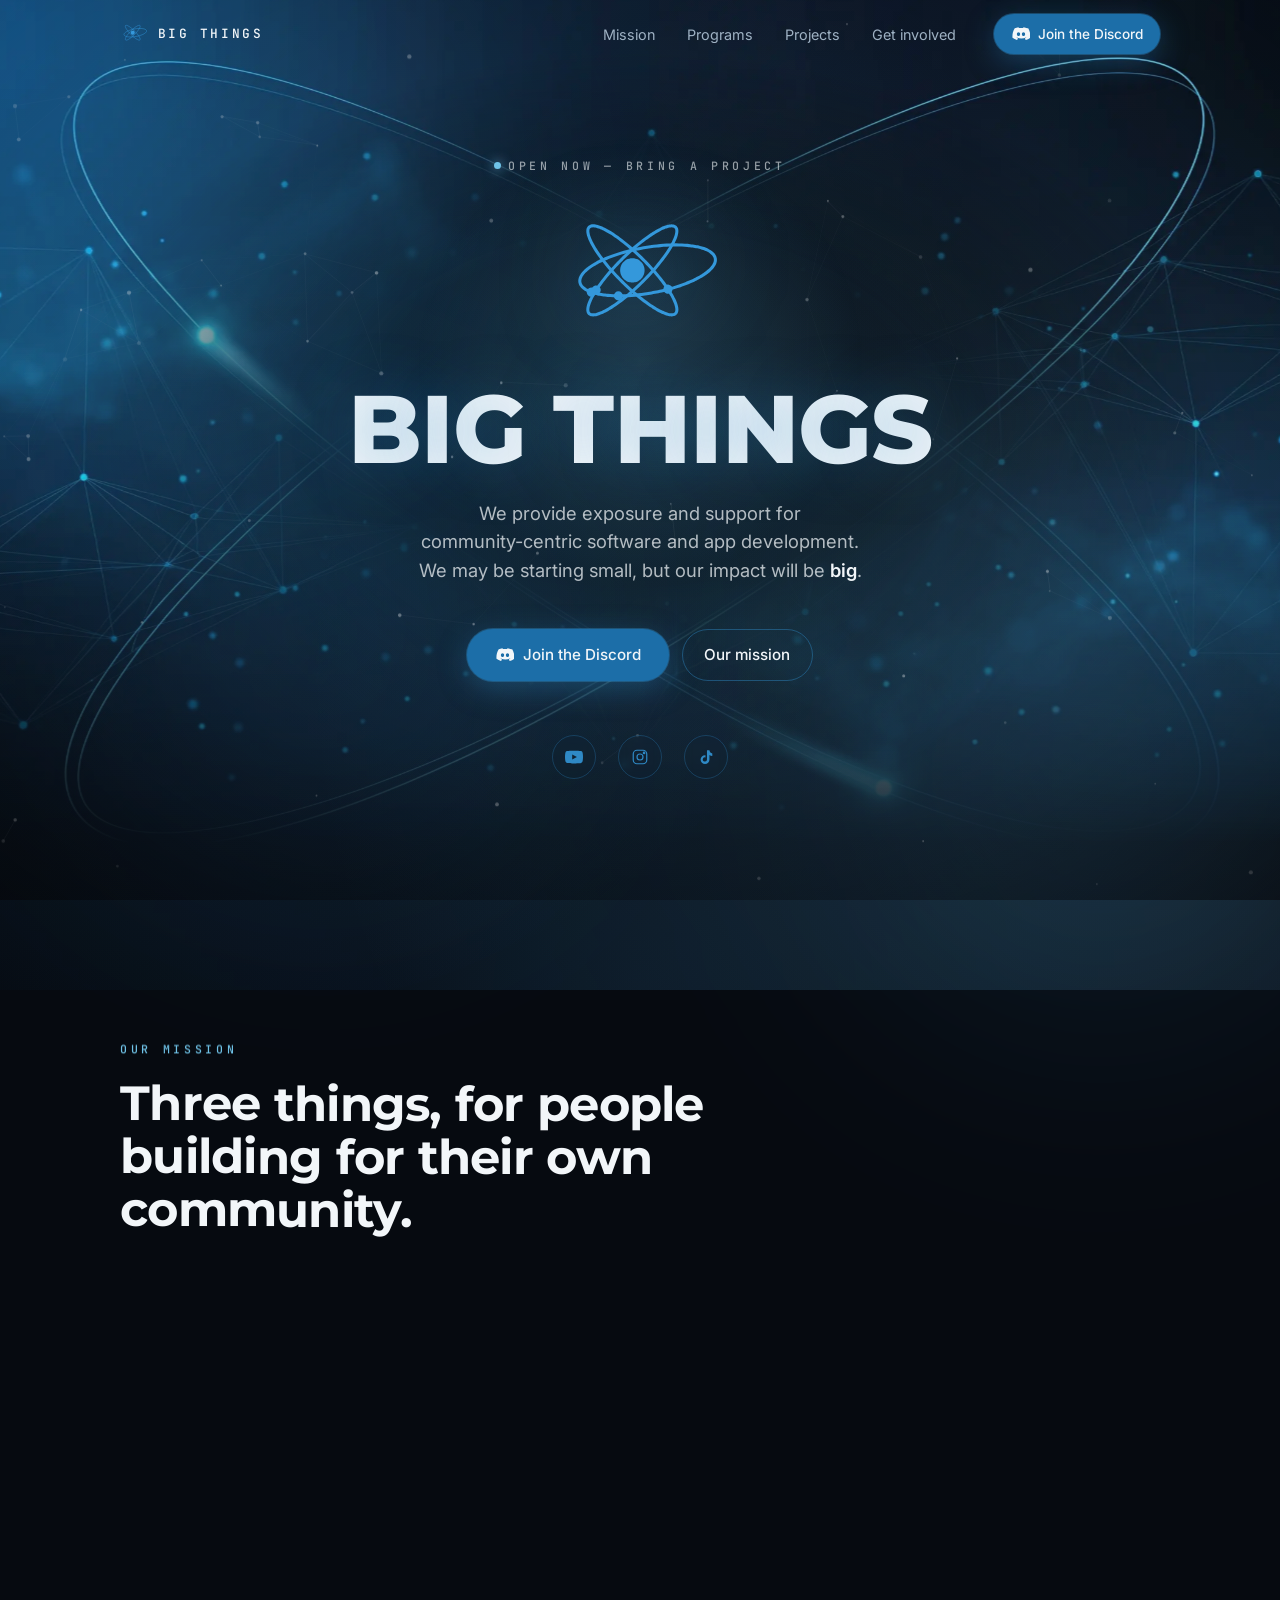
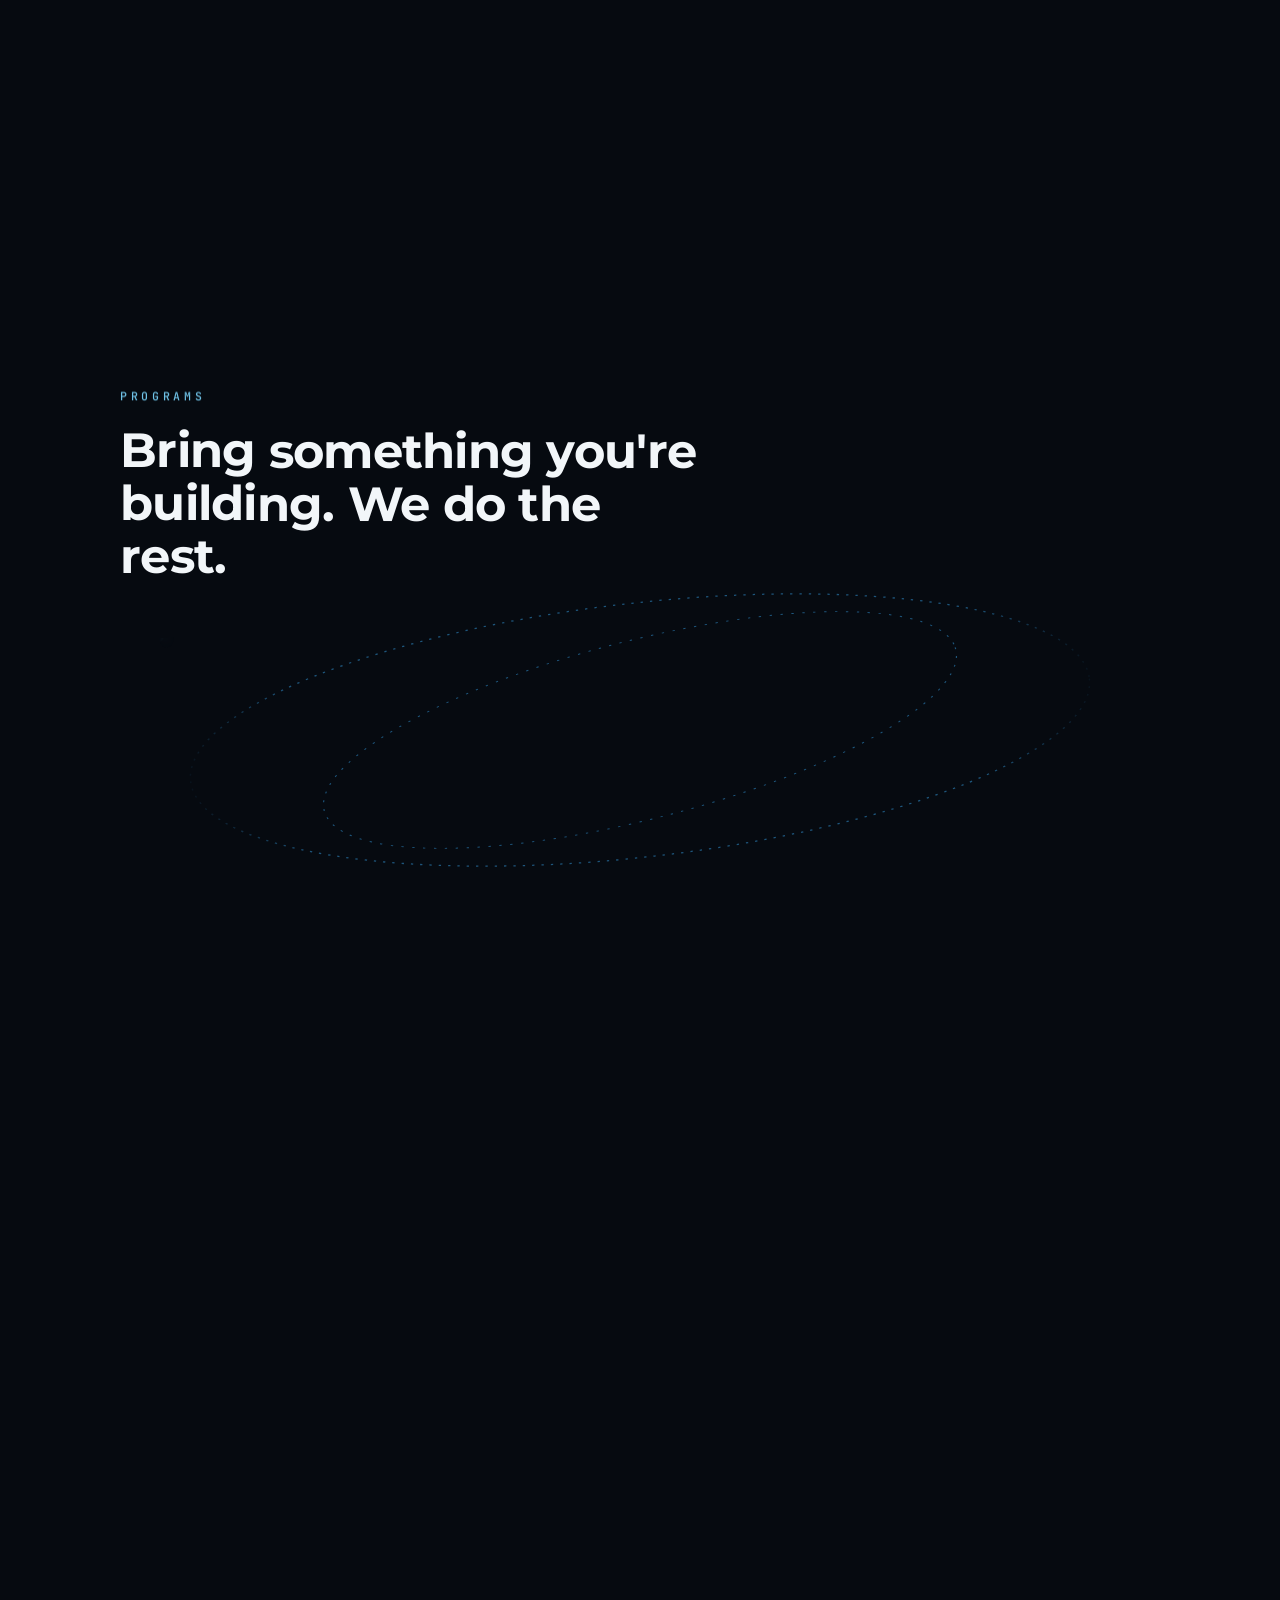
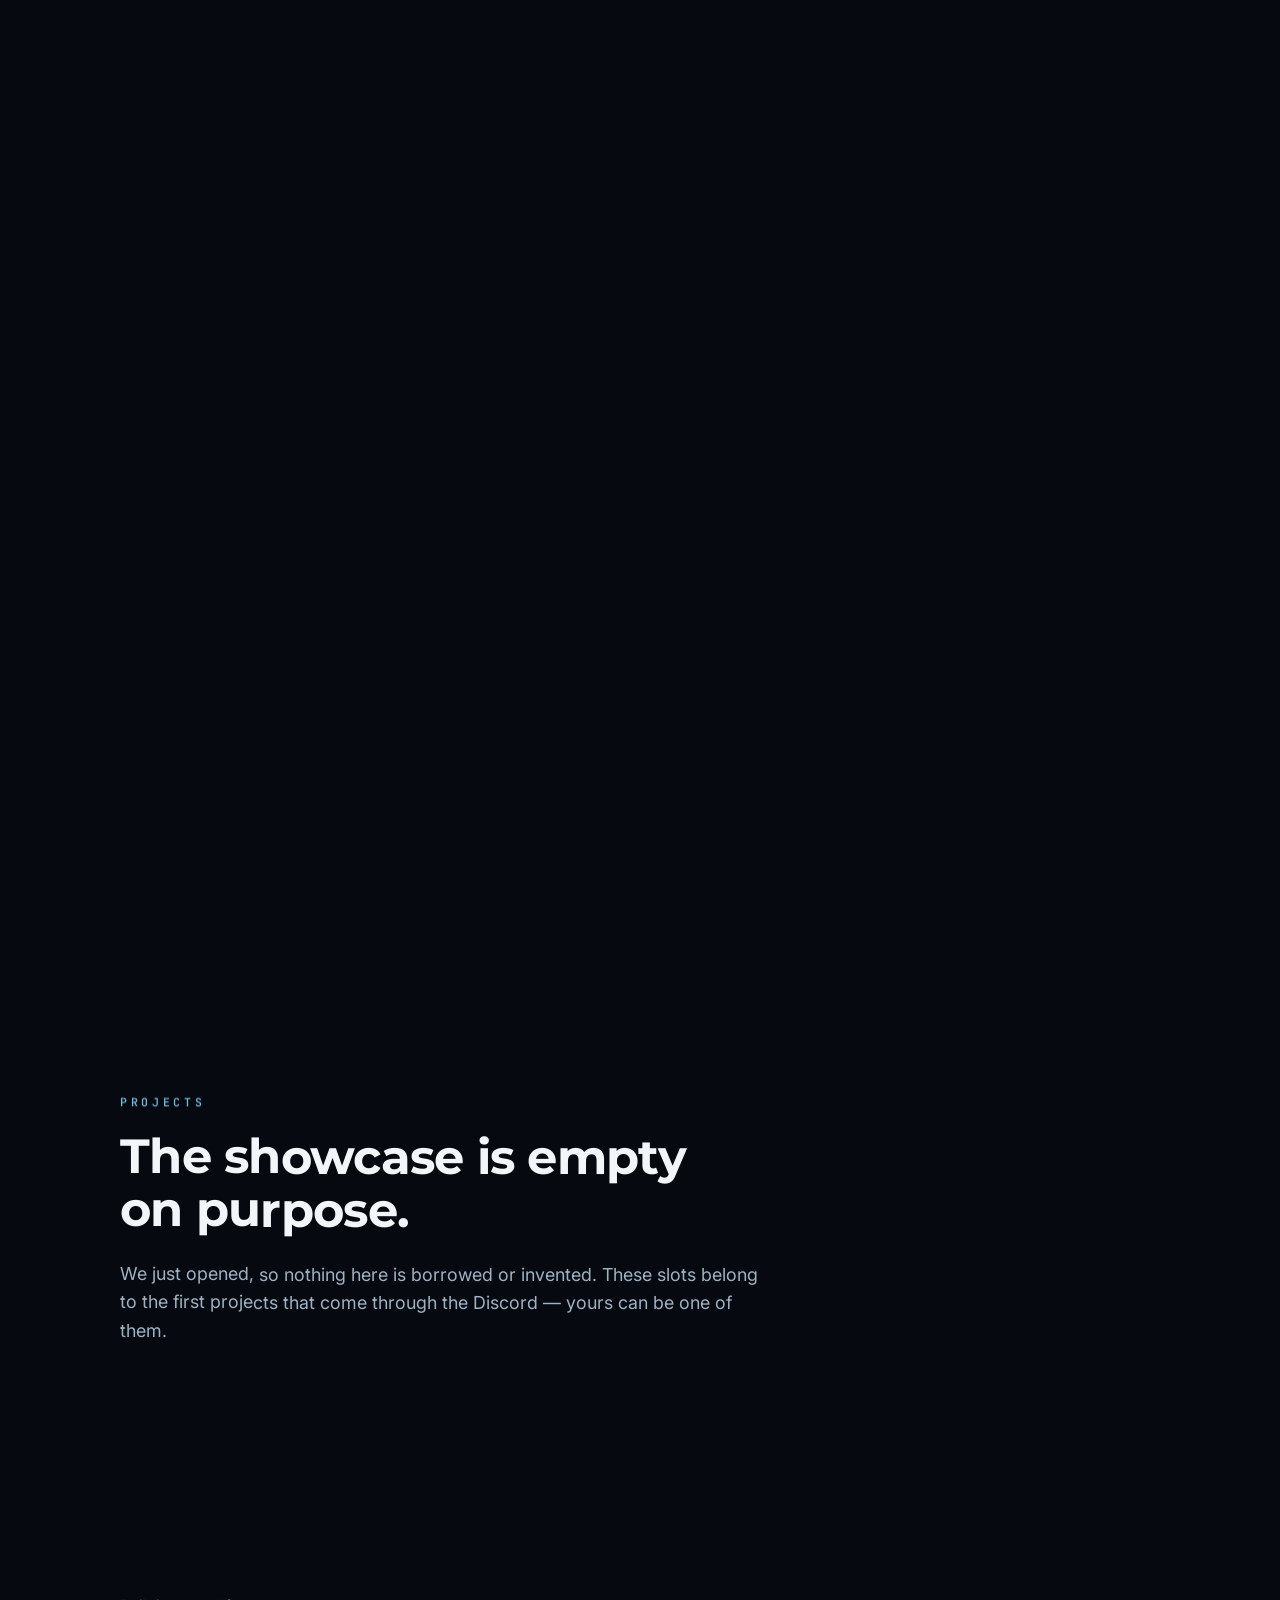
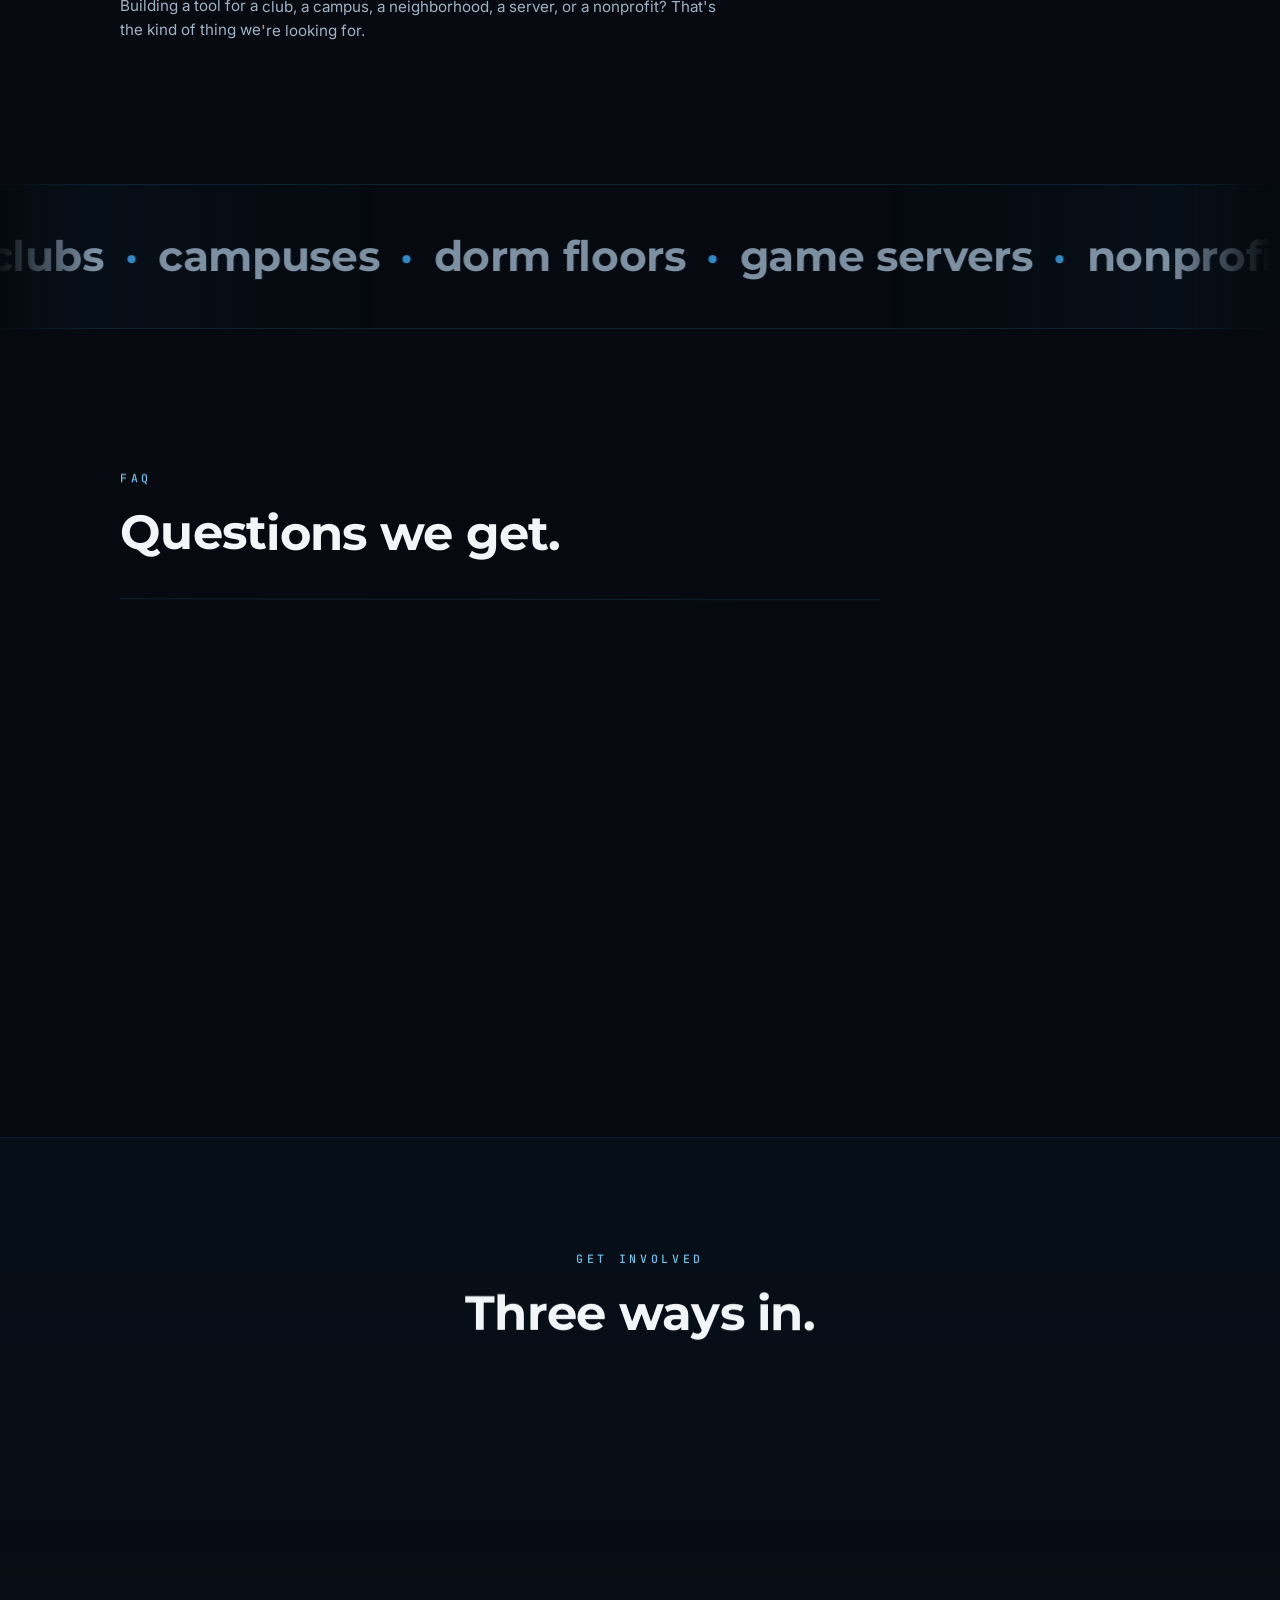
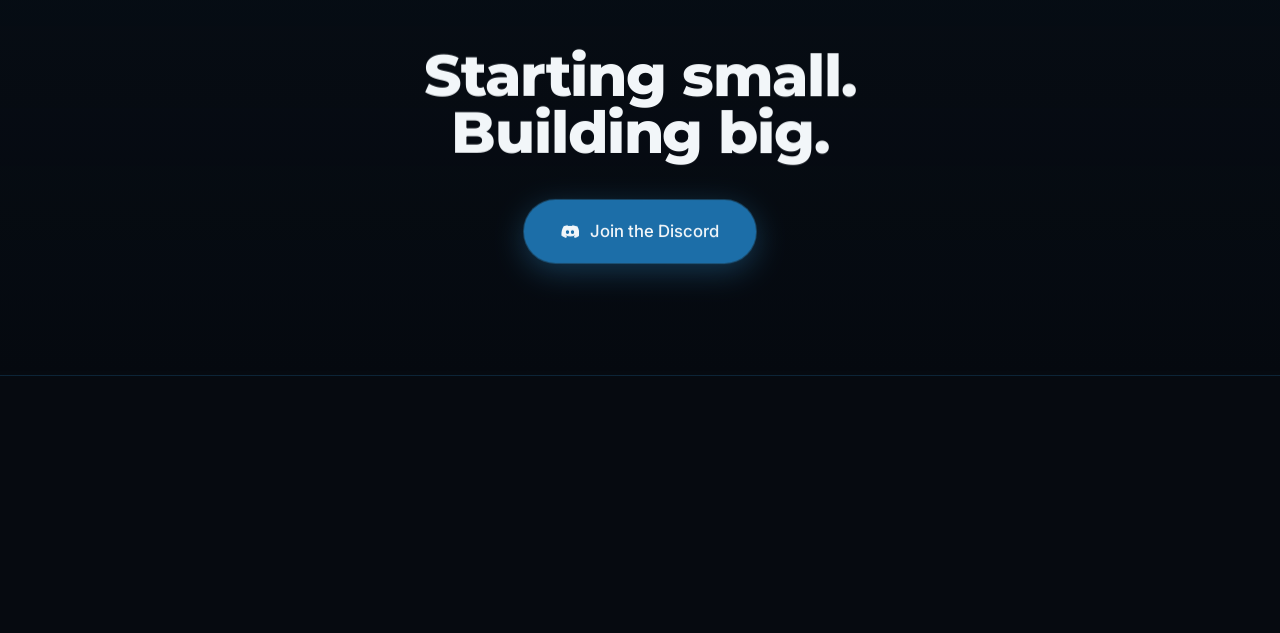
<file: index.html>
<!DOCTYPE html>
<html lang="en">
<head>
  <meta charset="UTF-8">
  <meta name="viewport" content="width=device-width, initial-scale=1.0">
  <title>Big Things — exposure and support for community-centric software</title>
  <meta name="description" content="Big Things is a nonprofit giving community-centric software and app development the exposure and support it needs. Bring a project, volunteer, or amplify one.">
  <link rel="canonical" href="https://www.bigthingssoftware.org/">
  <meta name="theme-color" content="#060a10">

  <meta property="og:type" content="website">
  <meta property="og:site_name" content="Big Things">
  <meta property="og:url" content="https://www.bigthingssoftware.org/">
  <meta property="og:title" content="Big Things — now open">
  <meta property="og:description" content="Exposure and support for community-centric software and app development. Starting small. Building big.">
  <meta property="og:image" content="https://www.bigthingssoftware.org/images/og.jpg">
  <meta property="og:image:type" content="image/jpeg">
  <meta property="og:image:width" content="1200">
  <meta property="og:image:height" content="630">
  <meta property="og:image:alt" content="Big Things — now open">
  <meta name="twitter:card" content="summary_large_image">
  <meta name="twitter:title" content="Big Things — now open">
  <meta name="twitter:description" content="Exposure and support for community-centric software and app development. Starting small. Building big.">
  <meta name="twitter:image" content="https://www.bigthingssoftware.org/images/og.jpg">

  <link rel="icon" href="images/favicon.svg" type="image/svg+xml">
  <link rel="apple-touch-icon" href="images/apple-touch-icon.png"><!-- iOS ignores SVG here -->
  <link rel="manifest" href="site.webmanifest">

  <!-- the plate is the largest paint in the hero; start it with the stylesheet -->
  <link rel="preload" as="image" href="images/hero-plate.webp" type="image/webp" fetchpriority="high">

  <link rel="preconnect" href="https://fonts.googleapis.com">
  <link rel="preconnect" href="https://fonts.gstatic.com" crossorigin>
  <link href="https://fonts.googleapis.com/css2?family=Montserrat:wght@600;700;800&family=Inter:wght@400;500;600&family=JetBrains+Mono:wght@500&display=swap" rel="stylesheet">
  <link rel="stylesheet" href="styles.css">

  <!-- reveals and the scroll choreography start hidden and are released by
       app.js, so without JS the page has to be handed its resting state -->
  <noscript><style>
    .reveal { opacity: 1 !important; transform: none !important; }
    .card, .step, .slot, .faq details { opacity: 1 !important; transform: none !important; }
    #orbit-draw { stroke-dashoffset: 0; }
  </style></noscript>

  <script type="application/ld+json">
  {
    "@context": "https://schema.org",
    "@type": "NGO",
    "name": "Big Things",
    "url": "https://www.bigthingssoftware.org/",
    "logo": "https://www.bigthingssoftware.org/images/animated-logo.svg",
    "description": "Big Things provides exposure and support for community-centric software and app development.",
    "sameAs": [
      "https://discord.gg/8FXs9WhC8t",
      "https://www.youtube.com/@bigthingssoftware",
      "https://www.instagram.com/bigthingssoftware",
      "https://www.tiktok.com/@bigthingssoftware"
    ]
  }
  </script>
</head>
<body>

<a class="skip" href="#main">Skip to content</a>

<!-- opening curtain: its resting state is invisible, so if animations never run
     the page is simply already uncovered -->
<div class="curtain" aria-hidden="true">
  <img src="images/logo-static.svg" alt="" width="76" height="76" decoding="async">
</div>

<!-- ambient layers: drift wash, three breathing orbs, constellation, vignette -->
<div class="bg-drift" aria-hidden="true"></div>
<div class="orb orb-1" aria-hidden="true"></div>
<div class="orb orb-2" aria-hidden="true"></div>
<div class="orb orb-3" aria-hidden="true"></div>
<canvas class="constellation" id="constellation" aria-hidden="true"></canvas>
<div class="vignette" aria-hidden="true"></div>

<header class="nav" id="nav">
  <div class="nav-inner">
    <a class="brand" href="#top">
      <img class="brand-mark" src="images/logo-static.svg" alt="" decoding="async" width="28" height="28">
      <span class="brand-word">Big Things</span>
    </a>
    <nav class="nav-links" aria-label="Sections">
      <a href="#mission">Mission</a>
      <a href="#programs">Programs</a>
      <a href="#projects">Projects</a>
      <a href="#involved">Get involved</a>
    </nav>
    <a class="btn btn-sm" href="https://discord.gg/8FXs9WhC8t" target="_blank" rel="noopener">
      <svg class="ico" viewBox="0 0 24 24" fill="currentColor" aria-hidden="true"><path d="M20.32 4.37a19.8 19.8 0 0 0-4.9-1.52.07.07 0 0 0-.08.04c-.21.38-.45.87-.61 1.26a18.3 18.3 0 0 0-5.46 0 12.6 12.6 0 0 0-.62-1.26.08.08 0 0 0-.08-.04 19.7 19.7 0 0 0-4.9 1.52.07.07 0 0 0-.03.03C1.02 8.7.32 12.88.66 17.02a.08.08 0 0 0 .03.06 19.9 19.9 0 0 0 5.99 3.03.08.08 0 0 0 .08-.03c.46-.63.87-1.3 1.23-2a.08.08 0 0 0-.04-.11 13.1 13.1 0 0 1-1.87-.9.08.08 0 0 1 0-.13c.13-.1.25-.2.37-.3a.07.07 0 0 1 .08 0c3.93 1.8 8.18 1.8 12.06 0a.07.07 0 0 1 .08.01c.12.1.24.2.37.3a.08.08 0 0 1-.01.13c-.6.35-1.22.65-1.87.9a.08.08 0 0 0-.04.11c.37.7.78 1.36 1.23 2a.08.08 0 0 0 .08.03 19.8 19.8 0 0 0 6-3.03.08.08 0 0 0 .03-.06c.4-4.8-.67-8.95-2.82-12.62a.06.06 0 0 0-.03-.03ZM8.68 14.6c-1.18 0-2.15-1.09-2.15-2.42 0-1.34.95-2.43 2.15-2.43 1.21 0 2.17 1.1 2.15 2.43 0 1.33-.95 2.42-2.15 2.42Zm6.65 0c-1.18 0-2.15-1.09-2.15-2.42 0-1.34.95-2.43 2.15-2.43 1.21 0 2.17 1.1 2.15 2.43 0 1.33-.94 2.42-2.15 2.42Z"/></svg>
      Join the Discord
    </a>
  </div>
</header>

<main id="main" tabindex="-1">

  <!-- HERO -->
  <section class="hero" id="top" data-scroll>
    <p class="eyebrow hero-a"><span class="dot" aria-hidden="true"></span>Open now — bring a project</p>

    <picture>
      <source media="(prefers-reduced-motion: reduce)" srcset="images/logo-static.svg">
      <img class="hero-logo hero-b" src="images/animated-logo.svg" alt="" decoding="async" width="168" height="168">
    </picture>

    <h1 class="hero-title hero-c">BIG THINGS</h1>

    <p class="hero-lede hero-d">
      We provide exposure and support for community-centric software and app development.
      We may be starting small, but our impact will be <b>big</b>.
    </p>

    <div class="hero-cta hero-e">
      <a class="btn" href="https://discord.gg/8FXs9WhC8t" target="_blank" rel="noopener">
        <svg class="ico" viewBox="0 0 24 24" fill="currentColor" aria-hidden="true"><path d="M20.32 4.37a19.8 19.8 0 0 0-4.9-1.52.07.07 0 0 0-.08.04c-.21.38-.45.87-.61 1.26a18.3 18.3 0 0 0-5.46 0 12.6 12.6 0 0 0-.62-1.26.08.08 0 0 0-.08-.04 19.7 19.7 0 0 0-4.9 1.52.07.07 0 0 0-.03.03C1.02 8.7.32 12.88.66 17.02a.08.08 0 0 0 .03.06 19.9 19.9 0 0 0 5.99 3.03.08.08 0 0 0 .08-.03c.46-.63.87-1.3 1.23-2a.08.08 0 0 0-.04-.11 13.1 13.1 0 0 1-1.87-.9.08.08 0 0 1 0-.13c.13-.1.25-.2.37-.3a.07.07 0 0 1 .08 0c3.93 1.8 8.18 1.8 12.06 0a.07.07 0 0 1 .08.01c.12.1.24.2.37.3a.08.08 0 0 1-.01.13c-.6.35-1.22.65-1.87.9a.08.08 0 0 0-.04.11c.37.7.78 1.36 1.23 2a.08.08 0 0 0 .08.03 19.8 19.8 0 0 0 6-3.03.08.08 0 0 0 .03-.06c.4-4.8-.67-8.95-2.82-12.62a.06.06 0 0 0-.03-.03ZM8.68 14.6c-1.18 0-2.15-1.09-2.15-2.42 0-1.34.95-2.43 2.15-2.43 1.21 0 2.17 1.1 2.15 2.43 0 1.33-.95 2.42-2.15 2.42Zm6.65 0c-1.18 0-2.15-1.09-2.15-2.42 0-1.34.95-2.43 2.15-2.43 1.21 0 2.17 1.1 2.15 2.43 0 1.33-.94 2.42-2.15 2.42Z"/></svg>
        Join the Discord
      </a>
      <a class="btn-ghost" href="#mission">Our mission</a>
    </div>

    <ul class="socials hero-f">
      <li><a href="https://www.youtube.com/@bigthingssoftware" target="_blank" rel="noopener" aria-label="YouTube">
        <svg class="ico" viewBox="0 0 24 24" fill="currentColor" aria-hidden="true"><path d="M23.5 6.19a3.02 3.02 0 0 0-2.12-2.14C19.5 3.5 12 3.5 12 3.5s-7.5 0-9.38.55A3.02 3.02 0 0 0 .5 6.19 31.6 31.6 0 0 0 0 12a31.6 31.6 0 0 0 .5 5.81 3.02 3.02 0 0 0 2.12 2.14C4.5 20.5 12 20.5 12 20.5s7.5 0 9.38-.55a3.02 3.02 0 0 0 2.12-2.14A31.6 31.6 0 0 0 24 12a31.6 31.6 0 0 0-.5-5.81ZM9.6 15.4V8.6l6.3 3.4-6.3 3.4Z"/></svg>
      </a></li>
      <li><a href="https://www.instagram.com/bigthingssoftware" target="_blank" rel="noopener" aria-label="Instagram">
        <svg class="ico" viewBox="0 0 24 24" fill="none" stroke="currentColor" stroke-width="1.6" aria-hidden="true"><rect x="3" y="3" width="18" height="18" rx="5"/><circle cx="12" cy="12" r="4"/><circle cx="17.4" cy="6.6" r="1"/></svg>
      </a></li>
      <li><a href="https://www.tiktok.com/@bigthingssoftware" target="_blank" rel="noopener" aria-label="TikTok">
        <svg class="ico" viewBox="0 0 24 24" fill="currentColor" aria-hidden="true"><path d="M16.6 3c.3 2.2 1.7 3.9 3.8 4.4v3.1c-1.4 0-2.7-.4-3.8-1.2v6.1a5.9 5.9 0 1 1-5.9-5.9c.2 0 .4 0 .6.02v3.1a2.8 2.8 0 1 0 2 2.7V3h3.3Z"/></svg>
      </a></li>
    </ul>
  </section>

  <!-- WHAT WE DO -->
  <section class="section" id="mission" data-scroll aria-labelledby="mission-h">
    <div class="wrap">
      <p class="eyebrow reveal">Our mission</p>
      <h2 class="h2 reveal" id="mission-h">Three things, for people building for their own community.</h2>

      <div class="cards">
        <article class="card">
          <h3 class="card-title">Exposure</h3>
          <p>We put community projects in front of an audience. Videos, showcases, and posts across our channels — the reach a small team can't buy.</p>
        </article>
        <article class="card">
          <h3 class="card-title">Support</h3>
          <p>Feedback, code review, and help getting unstuck. The parts of shipping that are hardest to do alone.</p>
        </article>
        <article class="card">
          <h3 class="card-title">Community</h3>
          <p>A Discord of people building the same kind of thing at the same stage, in public, where asking a beginner question costs nothing.</p>
        </article>
      </div>
    </div>
  </section>

  <!-- HOW IT WORKS — orbit section, the logo's motif at page scale -->
  <section class="section orbit-section" id="programs" data-scroll aria-labelledby="programs-h">
    <div class="pin-track"><div class="pin-stage">
    <div class="wrap">
      <p class="eyebrow reveal">Programs</p>
      <h2 class="h2 reveal" id="programs-h">Bring something you're building. We do the rest.</h2>

      <div class="orbit-wrap">
      <svg class="orbit" viewBox="0 0 1200 460" preserveAspectRatio="none" aria-hidden="true" id="orbit" xmlns:xlink="http://www.w3.org/1999/xlink">
        <ellipse id="orbit-track" cx="600" cy="230" rx="580" ry="200" fill="none" stroke="#2f89c5" stroke-width="2" stroke-dasharray="3 9"/>
        <ellipse id="orbit-draw" cx="600" cy="230" rx="580" ry="200" fill="none" stroke="#6fc3e8" stroke-width="2" pathLength="100"/>
        <ellipse cx="600" cy="230" rx="420" ry="140" fill="none" stroke="#2f89c5" stroke-width="1.5" stroke-dasharray="3 11" opacity=".45" transform="rotate(-10 600 230)"/>
        <circle r="6" fill="#6fc3e8"><animateMotion dur="18s" repeatCount="indefinite" rotate="auto"><mpath href="#orbit-track" xlink:href="#orbit-track"/></animateMotion></circle>
        <circle r="4" fill="#2f89c5"><animateMotion dur="26s" begin="-9s" repeatCount="indefinite" rotate="auto"><mpath href="#orbit-track" xlink:href="#orbit-track"/></animateMotion></circle>
      </svg>

      <ol class="steps">
        <li class="step">
          <span class="step-n">01</span>
          <h3 class="card-title">Join the Discord</h3>
          <p>That's where everything happens. Say what you're working on, or lurk until you're ready.</p>
        </li>
        <li class="step">
          <span class="step-n">02</span>
          <h3 class="card-title">Share the project</h3>
          <p>The repo, the demo, the half-finished thing. Any size, any stage, as long as it's built for a community.</p>
        </li>
        <li class="step">
          <span class="step-n">03</span>
          <h3 class="card-title">We amplify it</h3>
          <p>We feature it across our channels and connect you with people who can help it go further.</p>
        </li>
      </ol>
      </div>
    </div>
    </div></div>
  </section>

  <!-- PROJECTS -->
  <section class="section" id="projects" data-scroll aria-labelledby="projects-h">
    <div class="wrap">
      <p class="eyebrow reveal">Projects</p>
      <h2 class="h2 reveal" id="projects-h">The showcase is empty on purpose.</h2>
      <p class="lede reveal">We just opened, so nothing here is borrowed or invented. These slots belong to the first projects that come through the Discord — yours can be one of them.</p>

      <div class="cards">
        <article class="slot"><span class="slot-n">Slot 01</span><p>Open</p></article>
        <article class="slot"><span class="slot-n">Slot 02</span><p>Open</p></article>
        <article class="slot"><span class="slot-n">Slot 03</span><p>Open</p></article>
      </div>

      <p class="note reveal">Building a tool for a club, a campus, a neighborhood, a server, or a nonprofit? That's the kind of thing we're looking for.</p>
    </div>
  </section>

  <!-- what "community" means here, on a loop -->
  <div class="marquee" aria-hidden="true">
    <div class="marquee-track">
      <span>clubs<i>·</i>campuses<i>·</i>dorm floors<i>·</i>game servers<i>·</i>nonprofits<i>·</i>libraries<i>·</i>maker spaces<i>·</i>student orgs<i>·</i>neighborhoods<i>·</i>volunteer crews<i>·</i></span>
      <span>clubs<i>·</i>campuses<i>·</i>dorm floors<i>·</i>game servers<i>·</i>nonprofits<i>·</i>libraries<i>·</i>maker spaces<i>·</i>student orgs<i>·</i>neighborhoods<i>·</i>volunteer crews<i>·</i></span>
    </div>
  </div>

  <!-- FAQ -->
  <section class="section" id="faq" data-scroll aria-labelledby="faq-h">
    <div class="wrap">
      <p class="eyebrow reveal">FAQ</p>
      <h2 class="h2 reveal" id="faq-h">Questions we get.</h2>

      <div class="faq reveal">
        <details>
          <summary><span class="q">What counts as community-centric software?</span></summary>
          <p>Software built for a group of people rather than a market. A tool for a club, a campus, a neighborhood, a game server, a nonprofit. If the users know each other, it counts.</p>
        </details>
        <details>
          <summary><span class="q">Do I need to be experienced?</span></summary>
          <p>No. First projects and first-time builders are the point. Bring the thing you're not sure is good enough yet.</p>
        </details>
        <details>
          <summary><span class="q">What does it cost?</span></summary>
          <p>Nothing. Big Things is a nonprofit — exposure and support are free to the people we work with.</p>
        </details>
        <details>
          <summary><span class="q">Does the project have to be finished?</span></summary>
          <p>No. Work in progress is often the more interesting story, and showing it early is how you find the people who want to help.</p>
        </details>
        <details>
          <summary><span class="q">Are you taking projects now?</span></summary>
          <p>Yes. The Discord is open and we're taking projects — bring whatever you're working on, however far along it is.</p>
        </details>
        <details>
          <summary><span class="q">How can I support Big Things?</span></summary>
          <p>Join the Discord, share a project, or point someone toward us who's building one. Reach is the thing we're short on, and it's free to give.</p>
        </details>
      </div>
    </div>
  </section>

  <!-- CTA -->
  <section class="cta-band" id="involved" data-scroll aria-labelledby="involved-h">
    <div class="wrap">
      <p class="eyebrow reveal">Get involved</p>
      <h2 class="h2 reveal" id="involved-h">Three ways in.</h2>

      <div class="cards">
        <article class="card">
          <h3 class="card-title">Build</h3>
          <p>Bring a project you're making for a community you're part of. Any stage, any size.</p>
        </article>
        <article class="card">
          <h3 class="card-title">Volunteer</h3>
          <p>Review code, cut video, design, or mentor someone a step behind you.</p>
        </article>
        <article class="card">
          <h3 class="card-title">Amplify</h3>
          <p>Follow the channels and share what you see. Reach is what these projects need most.</p>
        </article>
      </div>

      <div class="cta-close reveal">
      <h2 class="cta-title">Starting small.<br>Building big.</h2>
      <a class="btn btn-lg" href="https://discord.gg/8FXs9WhC8t" target="_blank" rel="noopener">
        <svg class="ico" viewBox="0 0 24 24" fill="currentColor" aria-hidden="true"><path d="M20.32 4.37a19.8 19.8 0 0 0-4.9-1.52.07.07 0 0 0-.08.04c-.21.38-.45.87-.61 1.26a18.3 18.3 0 0 0-5.46 0 12.6 12.6 0 0 0-.62-1.26.08.08 0 0 0-.08-.04 19.7 19.7 0 0 0-4.9 1.52.07.07 0 0 0-.03.03C1.02 8.7.32 12.88.66 17.02a.08.08 0 0 0 .03.06 19.9 19.9 0 0 0 5.99 3.03.08.08 0 0 0 .08-.03c.46-.63.87-1.3 1.23-2a.08.08 0 0 0-.04-.11 13.1 13.1 0 0 1-1.87-.9.08.08 0 0 1 0-.13c.13-.1.25-.2.37-.3a.07.07 0 0 1 .08 0c3.93 1.8 8.18 1.8 12.06 0a.07.07 0 0 1 .08.01c.12.1.24.2.37.3a.08.08 0 0 1-.01.13c-.6.35-1.22.65-1.87.9a.08.08 0 0 0-.04.11c.37.7.78 1.36 1.23 2a.08.08 0 0 0 .08.03 19.8 19.8 0 0 0 6-3.03.08.08 0 0 0 .03-.06c.4-4.8-.67-8.95-2.82-12.62a.06.06 0 0 0-.03-.03ZM8.68 14.6c-1.18 0-2.15-1.09-2.15-2.42 0-1.34.95-2.43 2.15-2.43 1.21 0 2.17 1.1 2.15 2.43 0 1.33-.95 2.42-2.15 2.42Zm6.65 0c-1.18 0-2.15-1.09-2.15-2.42 0-1.34.95-2.43 2.15-2.43 1.21 0 2.17 1.1 2.15 2.43 0 1.33-.94 2.42-2.15 2.42Z"/></svg>
        Join the Discord
      </a>
      </div>
    </div>
  </section>

</main>

<footer class="footer" data-scroll>
  <div class="wrap footer-inner">
    <a class="brand" href="#top">
      <img class="brand-mark" src="images/logo-static.svg" alt="" decoding="async" width="24" height="24">
      <span class="brand-word">Big Things</span>
    </a>

    <nav class="footer-links" aria-label="Footer">
      <a href="#mission">Mission</a>
      <a href="#programs">Programs</a>
      <a href="#projects">Projects</a>
      <a href="#involved">Get involved</a>
      <a href="#faq">FAQ</a>
      <a href="https://discord.gg/8FXs9WhC8t" target="_blank" rel="noopener">Discord</a>
    </nav>

    <ul class="socials socials-sm">
      <li><a href="https://www.youtube.com/@bigthingssoftware" target="_blank" rel="noopener" aria-label="YouTube">
        <svg class="ico" viewBox="0 0 24 24" fill="currentColor" aria-hidden="true"><path d="M23.5 6.19a3.02 3.02 0 0 0-2.12-2.14C19.5 3.5 12 3.5 12 3.5s-7.5 0-9.38.55A3.02 3.02 0 0 0 .5 6.19 31.6 31.6 0 0 0 0 12a31.6 31.6 0 0 0 .5 5.81 3.02 3.02 0 0 0 2.12 2.14C4.5 20.5 12 20.5 12 20.5s7.5 0 9.38-.55a3.02 3.02 0 0 0 2.12-2.14A31.6 31.6 0 0 0 24 12a31.6 31.6 0 0 0-.5-5.81ZM9.6 15.4V8.6l6.3 3.4-6.3 3.4Z"/></svg>
      </a></li>
      <li><a href="https://www.instagram.com/bigthingssoftware" target="_blank" rel="noopener" aria-label="Instagram">
        <svg class="ico" viewBox="0 0 24 24" fill="none" stroke="currentColor" stroke-width="1.6" aria-hidden="true"><rect x="3" y="3" width="18" height="18" rx="5"/><circle cx="12" cy="12" r="4"/><circle cx="17.4" cy="6.6" r="1"/></svg>
      </a></li>
      <li><a href="https://www.tiktok.com/@bigthingssoftware" target="_blank" rel="noopener" aria-label="TikTok">
        <svg class="ico" viewBox="0 0 24 24" fill="currentColor" aria-hidden="true"><path d="M16.6 3c.3 2.2 1.7 3.9 3.8 4.4v3.1c-1.4 0-2.7-.4-3.8-1.2v6.1a5.9 5.9 0 1 1-5.9-5.9c.2 0 .4 0 .6.02v3.1a2.8 2.8 0 1 0 2 2.7V3h3.3Z"/></svg>
      </a></li>
    </ul>

    <p class="legal">Copyright &copy; 2026 Big Things 501(c)(3). All Rights Reserved.</p>
  </div>
</footer>

<a class="to-top" href="#top" aria-label="Back to top">
  <svg viewBox="0 0 24 24" fill="none" stroke="currentColor" stroke-width="2" aria-hidden="true"><path d="M12 19V5M5 12l7-7 7 7"/></svg>
</a>

<script src="app.js" defer></script>
</body>
</html>
</file>
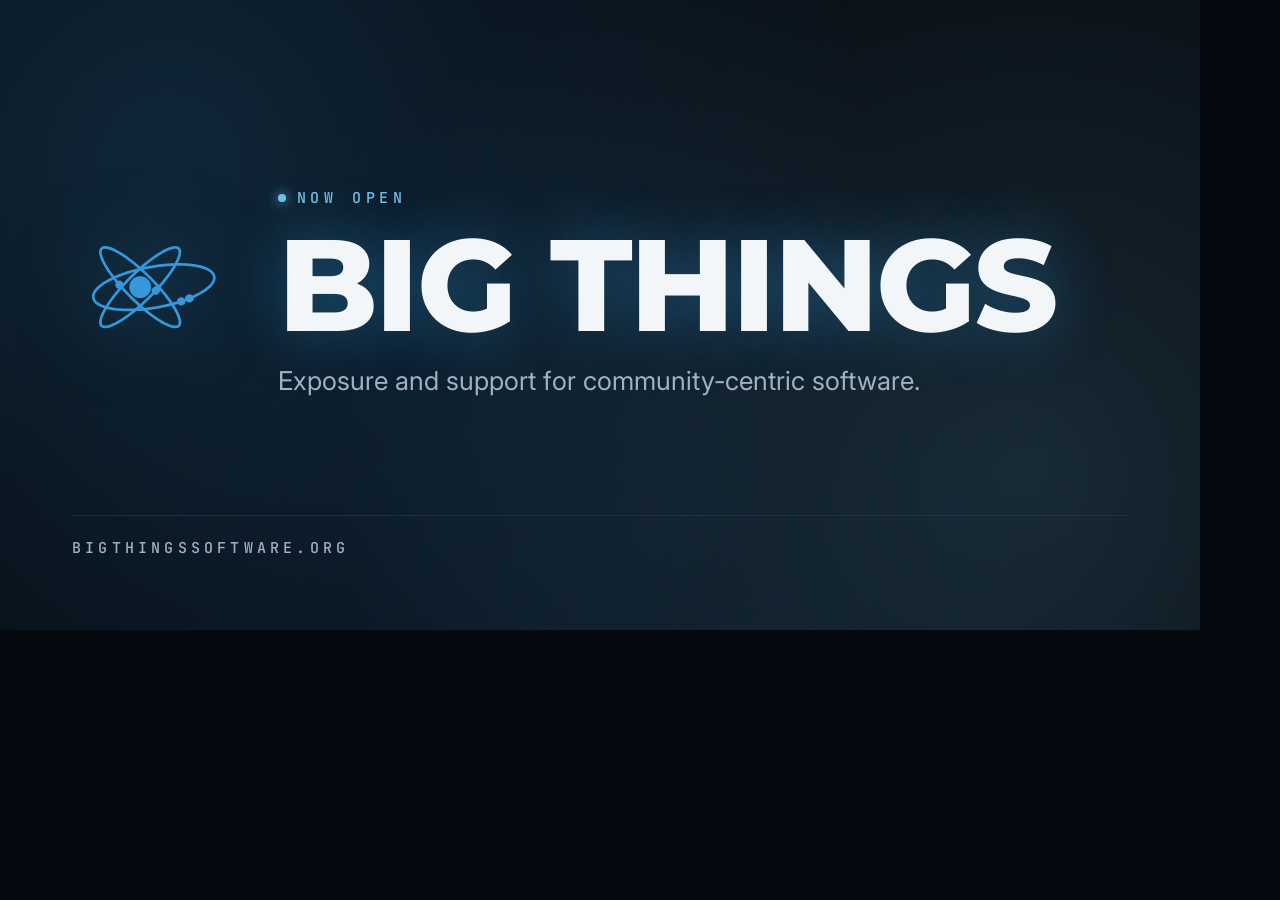
<file: tools/og.html>
<!DOCTYPE html>
<html lang="en">
<head>
<meta charset="UTF-8">
<title>Big Things — social share card (1200×630)</title>
<link rel="preconnect" href="https://fonts.googleapis.com">
<link rel="preconnect" href="https://fonts.gstatic.com" crossorigin>
<link href="https://fonts.googleapis.com/css2?family=Montserrat:wght@600;700;800&family=Inter:wght@400;500;600&family=JetBrains+Mono:wght@500&display=swap" rel="stylesheet">
<style>
  /* Tokens lifted verbatim from ../styles.css */
  :root {
    --ink:      #060a10;
    --brand:    #2f89c5;
    --brand-hi: #6fc3e8;
    --paper:    #f2f6f9;
    --muted:    #9fb2c4;
    --line:     rgba(47,137,197,.18);

    --sans: Inter, ui-sans-serif, system-ui, sans-serif;
    --display: Montserrat, var(--sans);
    --mono: "JetBrains Mono", ui-monospace, SFMono-Regular, monospace;
  }

  * { box-sizing: border-box; }

  html, body {
    margin: 0;
    width: 1200px; height: 630px;
    overflow: hidden;
  }

  body {
    position: relative;
    background: var(--ink);
    color: var(--paper);
    font-family: var(--sans);
    -webkit-font-smoothing: antialiased;
  }

  /* same three washes as .bg-drift, motion removed */
  .bg-drift {
    position: absolute; inset: -10%; z-index: 0;
    background:
      radial-gradient(circle at 20% 30%, rgba(47,137,197,.22), transparent 55%),
      radial-gradient(circle at 80% 70%, rgba(111,195,232,.16), transparent 55%),
      radial-gradient(circle at 50% 100%, rgba(30,78,122,.18), transparent 60%);
  }

  .card {
    position: relative; z-index: 1;
    width: 100%; height: 100%;
    padding: 72px;
    display: flex; flex-direction: column;
  }

  .row {
    flex: 1;
    display: flex; align-items: center; gap: 56px;
    min-width: 0;
  }

  .logo {
    width: 150px; height: 150px; flex-shrink: 0;
    filter: drop-shadow(0 0 40px rgba(47,137,197,.5));
  }

  .eyebrow {
    margin: 0 0 18px;
    display: flex; align-items: center; gap: .7em;
    font-family: var(--mono); font-size: 15px; font-weight: 500;
    letter-spacing: .32em; text-transform: uppercase;
    color: var(--brand-hi);
  }
  .dot {
    width: 8px; height: 8px; border-radius: 50%;
    background: var(--brand-hi);
    box-shadow: 0 0 12px var(--brand-hi);
  }

  .title {
    margin: 0 0 20px;
    font-family: var(--display); font-weight: 800;
    font-size: 130px; line-height: .9; letter-spacing: -.02em;
    white-space: nowrap;
    text-shadow: 0 0 60px rgba(47,137,197,.45);
  }

  .lede {
    margin: 0;
    color: var(--muted);
    font-size: 26px; line-height: 1.4;
  }

  .foot {
    flex-shrink: 0;
    padding-top: 22px;
    border-top: 1px solid var(--line);
    font-family: var(--mono); font-size: 15px; font-weight: 500;
    letter-spacing: .28em; text-transform: uppercase;
    color: var(--muted);
  }
</style>
</head>
<body>
  <div class="bg-drift"></div>

  <div class="card">
    <div class="row">
      <img class="logo" src="../images/animated-logo.svg" alt="" width="150" height="150">
      <div>
        <p class="eyebrow"><span class="dot"></span>Now open</p>
        <h1 class="title">BIG THINGS</h1>
        <p class="lede">Exposure and support for community-centric software.</p>
      </div>
    </div>
    <div class="foot">bigthingssoftware.org</div>
  </div>
</body>
</html>
</file>
<file: styles.css>
/* reenvision
   Palette and motion carried over from the original page; everything else rebuilt. */

:root {
  --ink:        #060a10;   /* original `black`  */
  --ink-2:      #091826;   /* original `blue`   */
  --panel:      #0b1420;
  --brand:      #2f89c5;   /* original `btblue` */
  --brand-hi:   #6fc3e8;
  --brand-deep: #1c6ea8;   /* button fill: 5.4:1 with white text */
  --paper:      #f2f6f9;   /* original `white`  */
  --muted:      #9fb2c4;   /* 9.1:1 on --ink    */
  --muted-2:    #7d90a2;   /* 6.0:1 on --ink    */
  --line:       rgba(47,137,197,.18);
  --line-hi:    rgba(47,137,197,.45);

  --sans: Inter, ui-sans-serif, system-ui, sans-serif;
  --display: Montserrat, var(--sans);
  --mono: "JetBrains Mono", ui-monospace, SFMono-Regular, monospace;

  --pad: clamp(1.25rem, 5vw, 2.5rem);
  --section-y: clamp(5rem, 11vw, 9rem);
  --ease: cubic-bezier(.2,.7,.2,1);
}

* { box-sizing: border-box; }

html { scroll-behavior: smooth; scroll-padding-top: 5.5rem; }

body {
  margin: 0;
  background: var(--ink);
  color: var(--paper);
  font-family: var(--sans);
  font-size: 1rem;
  line-height: 1.6;
  -webkit-font-smoothing: antialiased;
  overflow-x: hidden;
}

img, svg { max-width: 100%; }

a { color: var(--brand-hi); }

:focus-visible {
  outline: 2px solid var(--brand-hi);
  outline-offset: 3px;
  border-radius: 4px;
}

.skip {
  position: absolute; left: 50%; top: 0; transform: translate(-50%,-120%);
  z-index: 100; padding: .7rem 1.2rem; border-radius: 0 0 10px 10px;
  background: var(--brand-deep); color: var(--paper);
  font-size: .9rem; text-decoration: none;
}
.skip:focus { transform: translate(-50%,0); }

.sr-only {
  position: absolute; width: 1px; height: 1px; padding: 0; margin: -1px;
  overflow: hidden; clip-path: inset(50%); white-space: nowrap; border: 0;
}

/* ---------- opening curtain ---------- */

.curtain {
  position: fixed; inset: 0; z-index: 200;
  display: grid; place-items: center;
  background: var(--ink);
  opacity: 0; pointer-events: none;          /* the resting state is "gone" */
  animation: curtain 1.15s var(--ease) backwards;
}
.curtain img {
  filter: drop-shadow(0 0 30px rgba(47,137,197,.6));
  animation: curtain-mark 1.15s var(--ease) backwards;
}
@keyframes curtain {
  0%, 45% { opacity: 1; clip-path: inset(0 0 0 0); }
  100%    { opacity: 1; clip-path: inset(0 0 100% 0); }
}
@keyframes curtain-mark {
  0%   { opacity: 0; transform: scale(.7) rotate(-25deg); }
  40%  { opacity: 1; transform: scale(1) rotate(0deg); }
  70%  { opacity: 1; transform: scale(1); }
  100% { opacity: 0; transform: scale(1.5); }
}

/* ---------- ambient background ---------- */

.bg-drift {
  position: fixed; inset: -10%; z-index: -4;
  background:
    radial-gradient(circle at 20% 30%, rgba(47,137,197,.22), transparent 55%),
    radial-gradient(circle at 80% 70%, rgba(111,195,232,.16), transparent 55%),
    radial-gradient(circle at 50% 100%, rgba(30,78,122,.18), transparent 60%);
  animation: drift 26s ease-in-out infinite alternate;
}

.orb {
  position: fixed; z-index: -3; border-radius: 50%;
  background: color-mix(in srgb, var(--ink-2) 60%, transparent);
  filter: blur(80px);
  mix-blend-mode: screen;
  will-change: transform;
}
.orb-1 { top: -8vw; left: -8vw; width: 70vw; height: 70vw; animation: breathe1 16s ease-in-out infinite; }
.orb-2 { bottom: -10vw; right: -6vw; width: 64vw; height: 64vw; animation: breathe2 19s ease-in-out infinite; }
.orb-3 { bottom: 4vw; left: 8vw; width: 56vw; height: 56vw; animation: breathe3 22s ease-in-out infinite; }

.constellation { position: fixed; inset: 0; z-index: -2; width: 100%; height: 100%; }

.vignette {
  position: fixed; inset: 0; z-index: -1; pointer-events: none;
  background: radial-gradient(ellipse at center, transparent 35%, rgba(5,5,8,.55) 100%);
}

@media (min-width: 768px) {
  .orb { filter: blur(120px); }
  .orb-1 { width: 46vw; height: 46vw; }
  .orb-2 { width: 40vw; height: 40vw; }
  .orb-3 { width: 34vw; height: 34vw; }
}

@keyframes drift {
  0%,100% { filter: hue-rotate(0deg); transform: scale(1) translate(0,0); }
  50%     { filter: hue-rotate(8deg); transform: scale(1.05) translate(2%,1%); }
}
@keyframes breathe1 { 0%,100% { transform: translate(0,0) scale(1); } 50% { transform: translate(6vw,4vw) scale(1.25); } }
@keyframes breathe2 { 0%,100% { transform: translate(0,0) scale(1); } 50% { transform: translate(-5vw,-6vw) scale(1.2); } }
@keyframes breathe3 { 0%,100% { transform: translate(0,0) scale(1); } 50% { transform: translate(4vw,-3vw) scale(1.3); } }
@keyframes blinkDot { 0%,100% { opacity: 1; } 50% { opacity: .25; } }
@keyframes fadeUp   { from { opacity: 0; transform: translateY(16px); } to { opacity: 1; transform: none; } }

/* ---------- shared ---------- */

.wrap { width: 100%; max-width: 1120px; margin-inline: auto; padding-inline: var(--pad); }
.wrap-narrow { max-width: 760px; }

.section { position: relative; padding-block: var(--section-y); }

.eyebrow {
  margin: 0 0 clamp(.9rem, 2vw, 1.2rem);
  font-family: var(--mono); font-size: .72rem; font-weight: 500;
  letter-spacing: .32em; text-transform: uppercase; color: var(--brand-hi);
  display: flex; align-items: center; gap: .6em;
}

/* the section label draws its own rule as the section arrives */
.section .wrap > .eyebrow::after {
  content: ""; flex: 1; height: 1px; max-width: 220px;
  background: linear-gradient(90deg, var(--line-hi), transparent);
  transform: scaleX(var(--p, 1)); transform-origin: 0 50%;
}

.dot {
  width: 7px; height: 7px; border-radius: 50%;
  background: var(--brand-hi);
  box-shadow: 0 0 12px var(--brand-hi);
  animation: blinkDot 2.4s ease-in-out infinite;
}

.h2 {
  margin: 0 0 clamp(1.6rem, 3vw, 2.4rem);
  font-family: var(--display); font-weight: 700;
  font-size: clamp(1.9rem, 4.2vw, 3rem);
  line-height: 1.05; letter-spacing: -.015em;
  max-width: 18ch;
}

.lede {
  margin: -1rem 0 clamp(2rem, 4vw, 2.8rem);
  max-width: 58ch; color: var(--muted);
  font-size: clamp(1rem, 1.5vw, 1.12rem);
}

.note {
  margin: clamp(1.6rem, 3vw, 2.2rem) 0 0;
  max-width: 62ch; color: var(--muted);
  font-size: .95rem;
}

.ico { width: 18px; height: 18px; flex-shrink: 0; }

/* ---------- buttons ---------- */

.btn {
  display: inline-flex; align-items: center; gap: .6em;
  padding: .85em 1.8em; border-radius: 999px;
  border: 1px solid transparent; /* match .btn-ghost's box so they line up */
  background: var(--brand-deep); color: var(--paper);
  font-family: var(--sans); font-size: .95rem; font-weight: 500;
  text-decoration: none; white-space: nowrap;
  box-shadow: 0 0 0 1px rgba(47,137,197,.4), 0 8px 30px rgba(47,137,197,.35);
  transition: transform .3s var(--ease), box-shadow .3s var(--ease), background-color .3s var(--ease);
}
/* no fill change on hover: --brand under white text is 3.5:1, the lift and the
   glow already carry the affordance */
.btn:hover {
  transform: translateY(-2px);
  box-shadow: 0 0 0 1px rgba(47,137,197,.6), 0 12px 40px rgba(47,137,197,.5);
}
.btn-sm { padding: .6em 1.2em; font-size: .85rem; }
.btn-lg { padding: 1em 2.2em; font-size: 1.05rem; }

.btn-ghost {
  display: inline-flex; align-items: center; gap: .5em;
  padding: .85em 1.4em; border-radius: 999px;
  color: var(--paper); text-decoration: none;
  font-size: .95rem; font-weight: 500;
  border: 1px solid var(--line-hi);
  transition: transform .3s var(--ease), border-color .3s var(--ease), background-color .3s var(--ease);
}
.btn-ghost:hover { transform: translateY(-2px); border-color: var(--brand); background: rgba(47,137,197,.1); }

/* ---------- nav ---------- */

.nav {
  position: fixed; top: 0; left: 0; right: 0; z-index: 50;
  border-bottom: 1px solid transparent;
  transition: background-color .3s var(--ease), border-color .3s var(--ease);
}
.nav.scrolled {
  background: rgba(6,10,16,.72);
  backdrop-filter: blur(14px);
  border-bottom-color: var(--line);
}
.nav-inner {
  max-width: 1120px; margin-inline: auto; padding: .9rem var(--pad);
  display: flex; align-items: center; gap: clamp(1rem, 3vw, 2.5rem);
}

.brand { display: inline-flex; align-items: center; gap: .6rem; text-decoration: none; color: var(--paper); }
.nav .brand { margin-right: auto; }
.brand-mark { width: 28px; height: 28px; }
.brand-word {
  font-family: var(--mono); font-size: .8rem; font-weight: 500;
  letter-spacing: .2em; text-transform: uppercase;
}

.nav-links { display: none; gap: clamp(1.2rem, 2.5vw, 2rem); }
.nav-links a {
  color: var(--muted); text-decoration: none; font-size: .9rem;
  transition: color .25s var(--ease);
}
.nav-links a:hover { color: var(--paper); }
.nav-links a { position: relative; }
.nav-links a::after {
  content: ""; position: absolute; left: 0; right: 0; bottom: -5px; height: 1px;
  background: var(--brand-hi);
  transform: scaleX(0); transform-origin: 0 50%;
  transition: transform .35s var(--ease);
}
.nav-links a:hover::after, .nav-links a:focus-visible::after { transform: scaleX(1); }

@media (min-width: 720px) { .nav-links { display: flex; } }
@media (max-width: 520px) { .nav .btn { font-size: .8rem; } }

/* ---------- hero ---------- */

/* generated orbit plate, masked out of the middle so the copy still sits on
   near-black and the measured contrast holds */
.hero::before {
  content: ""; position: absolute; inset: 0; z-index: 0;
  background: url("images/hero-plate.webp") center / cover no-repeat;
  opacity: .9;
  mix-blend-mode: screen; /* black stays black, so only the orbits and dust show */
  -webkit-mask-image: radial-gradient(ellipse 52% 46% at 50% 46%, transparent 40%, #000 84%),
                      linear-gradient(180deg, #000 55%, transparent 92%);
          mask-image: radial-gradient(ellipse 52% 46% at 50% 46%, transparent 40%, #000 84%),
                      linear-gradient(180deg, #000 55%, transparent 92%);
  -webkit-mask-composite: source-in; mask-composite: intersect;
  /* parallax: the plate falls slower than the copy and swells as the hero leaves */
  transform: translateY(calc(var(--q, 0) * 16vh)) scale(calc(1.04 + var(--q, 0) * .18));
}

.hero > *, .hero-logo { position: relative; z-index: 1; }

/* the hero lifts and dissolves on the way out, and each layer drifts with the
   pointer by its own --depth, so the stack reads as three-dimensional */
.hero > *, .hero picture > .hero-logo {
  opacity: calc(1 - var(--q, 0) * 1.3);
  transform: translate3d(calc(var(--hx, 0) * var(--depth, 0px)),
                         calc(var(--q, 0) * -46px + var(--hy, 0) * var(--depth, 0px)), 0);
  transition: transform .5s var(--ease);
}
.hero .eyebrow  { --depth: 6px; }
.hero-logo      { --depth: 22px; }
.hero-title     { --depth: 14px; }
.hero-lede      { --depth: 9px; }
.hero-cta       { --depth: 5px; }
.hero .socials  { --depth: 4px; }
.hero::before   { will-change: transform; }

.hero {
  position: relative; overflow: hidden;
  min-height: 100svh;
  display: flex; flex-direction: column; align-items: center; justify-content: center;
  text-align: center;
  padding: clamp(7rem, 14vh, 9rem) var(--pad) clamp(4rem, 10vh, 6rem);
}
.hero .eyebrow { justify-content: center; color: rgba(242,246,249,.6); }

.hero picture { display: contents; }

.hero-logo {
  width: clamp(96px, 16vw, 168px); height: auto;
  margin-bottom: clamp(.8rem, 2vw, 1.4rem);
  filter: drop-shadow(0 0 40px rgba(47,137,197,.5));
}

.hero-title {
  position: relative;
  background: linear-gradient(100deg, var(--paper) 38%, var(--brand-hi) 50%, var(--paper) 62%) 0 0 / 300% 100% no-repeat;
  -webkit-background-clip: text; background-clip: text;
  -webkit-text-fill-color: transparent; color: transparent;
  margin: 0 0 clamp(1rem, 2.5vw, 1.6rem);
  font-family: var(--display); font-weight: 800;
  font-size: clamp(2.8rem, 9.5vw, 6rem);
  line-height: .92; letter-spacing: -.01em;
  text-shadow: 0 0 60px rgba(47,137,197,.35);
}

.hero-lede {
  margin: 0 0 clamp(2rem, 4vw, 2.8rem);
  max-width: 470px; color: rgba(242,246,249,.72);
  font-size: clamp(.98rem, 1.6vw, 1.15rem); line-height: 1.55;
}
.hero-lede b { color: var(--paper); font-weight: 600; }

.hero-cta {
  display: flex; flex-wrap: wrap; gap: .8rem; justify-content: center;
  margin-bottom: clamp(2.4rem, 5vw, 3.4rem);
}

.socials { display: flex; gap: clamp(1rem, 2.5vw, 1.4rem); list-style: none; margin: 0; padding: 0; }
.socials a {
  width: 44px; height: 44px; border-radius: 50%;
  display: inline-flex; align-items: center; justify-content: center;
  border: 1px solid rgba(47,137,197,.3); color: var(--brand);
  text-decoration: none; backdrop-filter: blur(4px);
  transition: transform .3s var(--ease), color .3s var(--ease), border-color .3s var(--ease), box-shadow .3s var(--ease);
}
.socials a:hover {
  color: var(--paper); border-color: var(--brand);
  transform: translateY(-3px); box-shadow: 0 8px 24px rgba(0,0,0,.35);
}
.socials-sm a { width: 40px; height: 40px; }

/* hero load sequence */
/* backwards, not both: once the load sequence finishes the scroll choreography
   takes the transform back over */
.hero-a, .hero-b, .hero-c, .hero-d, .hero-e, .hero-f { animation: fadeUp .9s var(--ease) backwards; }
/* the wordmark leads: eyebrow, mark, then the letters land before the copy
   arrives underneath them */
.hero-a { animation-delay: .08s; }
.hero-b { animation-delay: .22s; }
.hero-c { animation-delay: .34s; }
.hero-d { animation-delay: .95s; }
.hero-e { animation-delay: 1.1s; }
.hero-f { animation-delay: 1.25s; }

/* the wordmark catches a light sweep once the stack has settled */
.hero-title.hero-c {
  animation: fadeUp .9s var(--ease) .25s backwards, title-sweep 2.4s var(--ease) .9s backwards;
}
@keyframes title-sweep {
  from { background-position: 100% 0; }
  to   { background-position: 0 0; }
}

/* ---------- cards ---------- */

.cards {
  display: grid; gap: clamp(1rem, 2vw, 1.4rem);
  grid-template-columns: repeat(auto-fit, minmax(200px, 1fr));
}

.card {
  position: relative; overflow: hidden;
  padding: clamp(1.4rem, 2.5vw, 2rem);
  border: 1px solid var(--line); border-radius: 18px;
  background: linear-gradient(180deg, rgba(11,20,32,.9), rgba(9,15,24,.6));
  backdrop-filter: blur(6px);
  transition: transform .2s var(--ease), border-color .35s var(--ease), box-shadow .35s var(--ease);
}
.card::before {
  content: ""; position: absolute; inset: 0 0 auto; height: 1px;
  background: linear-gradient(90deg, transparent, var(--brand), transparent);
  opacity: .5;
}
.card:hover {
  border-color: var(--line-hi);
  box-shadow: 0 18px 50px rgba(0,0,0,.45);
}
.card p, .step p { margin: 0; color: var(--muted); font-size: .97rem; }

.card-title {
  margin: 0 0 .6rem;
  font-family: var(--display); font-weight: 700; font-size: 1.15rem;
  letter-spacing: -.005em; color: var(--paper);
}

/* ---------- how it works / orbit ---------- */

.orbit-section { overflow: clip; }

/* Programs pins: the stage holds while the page scrolls a further screen and a
   half, and the three steps arrive one at a time on that scrub. Only where
   there is room for it — anywhere else the section stays a normal block. */
@media (min-width: 860px) and (min-height: 720px) and (prefers-reduced-motion: no-preference) {
  .pin-track { height: 250vh; }
  .pin-stage {
    position: sticky; top: 0; height: 100vh;
    display: flex; align-items: center;
  }
  .orbit-section .steps > * {
    --act: clamp(0, calc((var(--q, 1) - .12 - var(--o, 0)) * 5), 1);
    --rise: calc((1 - var(--act)) * 70px);
    opacity: var(--act);
  }
  .orbit-section .steps > :nth-child(2) { --o: .13; }
  .orbit-section .steps > :nth-child(3) { --o: .26; }
  .orbit-section .orbit {
    transform: translate(-50%, -50%)
               rotate(calc((var(--q, .5) - .3) * 22deg))
               scale(calc(.9 + var(--q, .5) * .3));
  }
  .orbit-section #orbit-draw { stroke-dashoffset: calc(100 - var(--q, 1) * 130); }
}

/* the track is sized to the step cards, not the section, so it always reads as
   one orbit passing behind them rather than a stray rule across the heading */
.orbit-wrap { position: relative; }

.orbit {
  position: absolute; left: 50%; top: 50%;
  width: 118%; height: calc(100% + 7rem);
  transform: translate(-50%, -50%);
  z-index: 0; pointer-events: none;
  -webkit-mask-image: linear-gradient(90deg, transparent, #000 14%, #000 86%, transparent);
          mask-image: linear-gradient(90deg, transparent, #000 14%, #000 86%, transparent);
}
.orbit ellipse { opacity: .6; }
.orbit circle { filter: drop-shadow(0 0 8px rgba(111,195,232,.9)); }

.orbit-wrap .steps { position: relative; z-index: 1; }

.steps {
  display: grid; gap: clamp(1rem, 2vw, 1.4rem);
  grid-template-columns: repeat(auto-fit, minmax(200px, 1fr));
  list-style: none; margin: 0; padding: 0;
}
.step {
  padding: clamp(1.4rem, 2.5vw, 2rem);
  border: 1px solid var(--line); border-radius: 18px;
  background: linear-gradient(180deg, rgba(11,20,32,.92), rgba(9,15,24,.7));
  backdrop-filter: blur(6px);
  transition: transform .2s var(--ease), border-color .35s var(--ease);
}
.step:hover { border-color: var(--line-hi); }
.step-n {
  display: block; margin-bottom: .9rem;
  font-family: var(--mono); font-size: .72rem; font-weight: 500;
  letter-spacing: .28em; color: var(--brand-hi);
}

/* ---------- projects ---------- */

.slot {
  display: grid; place-content: center; gap: .5rem; text-align: center;
  min-height: 168px; padding: 1.5rem;
  border: 1px dashed rgba(47,137,197,.32); border-radius: 18px;
  background: rgba(9,15,24,.35);
  transition: border-color .35s var(--ease), background-color .35s var(--ease);
}
.slot:hover { border-color: var(--brand); background: rgba(47,137,197,.06); }
.slot-n {
  font-family: var(--mono); font-size: .72rem; font-weight: 500;
  letter-spacing: .28em; text-transform: uppercase; color: var(--brand-hi);
}
.slot p { margin: 0; color: var(--muted-2); font-size: .9rem; }

/* ---------- faq ---------- */

.faq { max-width: 760px; border-top: 1px solid var(--line); }

.faq details { border-bottom: 1px solid var(--line); }

/* the flex row lives on an inner span: Safari before 16 breaks summary's
   toggle and focus behaviour when the element itself is display: flex */
.faq summary {
  list-style: none; cursor: pointer;
  font-size: 1.02rem; font-weight: 600; color: var(--paper);
  transition: color .25s var(--ease);
}
.faq summary::-webkit-details-marker { display: none; }
.faq .q {
  display: flex; align-items: center; justify-content: space-between; gap: 1.5rem;
  padding: 1.15rem 0;
}
.faq .q::after {
  content: "+"; flex-shrink: 0;
  font-family: var(--mono); font-size: 1.1rem; color: var(--brand);
  transition: transform .3s var(--ease);
}
.faq summary:hover { color: var(--brand-hi); }
.faq details[open] .q::after { transform: rotate(45deg); }
.faq details p {
  margin: 0 0 1.3rem; max-width: 62ch;
  color: var(--muted); font-size: .97rem;
}

/* ---------- cta band ---------- */

.cta-band {
  padding-block: clamp(4.5rem, 10vw, 7rem);
  border-block: 1px solid var(--line);
  background: linear-gradient(180deg, rgba(9,24,38,.4), transparent);
  text-align: center;
}
.cta-band .eyebrow { justify-content: center; }
.cta-band .h2 { margin-inline: auto; }
.cta-band .cards { text-align: left; }
.cta-close { padding-top: clamp(3.5rem, 7vw, 5.5rem); }

.cta-title {
  margin: 0 0 clamp(1.8rem, 3.5vw, 2.4rem);
  font-family: var(--display); font-weight: 800;
  font-size: clamp(2.1rem, 6vw, 3.6rem);
  line-height: 1; letter-spacing: -.02em;
}

/* ---------- footer ---------- */

.footer { padding-block: clamp(3rem, 6vw, 4.5rem); }
.footer-inner {
  display: flex; flex-wrap: wrap; align-items: center;
  gap: clamp(1.2rem, 3vw, 2rem);
}
.footer-links {
  display: flex; flex-wrap: wrap; gap: clamp(.9rem, 2vw, 1.6rem);
}
.footer-links a {
  display: inline-flex; align-items: center; min-height: 44px;
  color: var(--muted); text-decoration: none; font-size: .9rem;
  transition: color .25s var(--ease);
}
.footer-links a:hover { color: var(--paper); }
.footer .socials { margin-left: auto; }

@media (max-width: 700px) {
  .footer-inner { flex-direction: column; align-items: flex-start; }
  .footer .socials { margin-left: 0; }
}
.legal {
  flex-basis: 100%; margin: 0; padding-top: 1.2rem;
  border-top: 1px solid var(--line);
  font-family: var(--mono); font-size: .68rem; font-weight: 500;
  letter-spacing: .14em; text-transform: uppercase; color: var(--muted-2);
}

/* ---------- scroll reveal ---------- */

.reveal {
  opacity: 0; transform: translateY(18px);
  transition: opacity .8s var(--ease), transform .8s var(--ease);
}
.reveal.in { opacity: 1; transform: none; }

/* ---- split type ----
   Headings are rebuilt as lines inside overflow-hidden masks, so each line
   climbs out from under the one above it. The h1 is rebuilt per character. */
.h2.is-split { opacity: 1; transform: none; }
.h2 .line { display: block; overflow: hidden; padding-bottom: .06em; }
.h2 .line-i {
  display: block;
  transform: translateY(110%);
  transition: transform .95s var(--ease);
  transition-delay: calc(var(--i) * .09s);
}
.h2.is-split.in .line-i { transform: none; }

/* the lede assembles word by word under the wordmark */
.hero-lede.is-split .wd {
  display: inline-block;
  animation: word-in .7s var(--ease) backwards;
  animation-delay: calc(1s + var(--i) * .028s);
}
@keyframes word-in {
  from { opacity: 0; transform: translateY(.6em); filter: blur(4px); }
  to   { opacity: 1; transform: none; filter: none; }
}

/* once the characters carry the entry, the block-level fade is redundant —
   the wordmark keeps only its light sweep */
.hero-title.is-split {
  perspective: 800px;
  animation: title-sweep 2.4s var(--ease) 1.5s backwards;
}
.hero-title .char {
  display: inline-block;
  transform-origin: 50% 100%;
  animation: char-in 1s var(--ease) backwards;
  animation-delay: calc(.45s + var(--i) * .045s);
}
@keyframes char-in {
  from { opacity: 0; transform: translateY(.55em) rotateX(-78deg) scale(.92); filter: blur(6px); }
  to   { opacity: 1; transform: none; filter: none; }
}

/* Cards, steps and slots are staggered off their section's entry progress, so
   they rise at three different rates instead of on three fixed timers. --lift is
   hover, --mx/--my are the pointer tilt, both set alongside the same transform. */
.card, .step, .slot {
  opacity: clamp(0, calc(var(--p, 1) * 1.9 - .45), 1);
  --rise: calc((1 - var(--p, 1)) * 40px);
}
.cards > :nth-child(2), .steps > :nth-child(2) { --rise: calc((1 - var(--p, 1)) * 64px); }
.cards > :nth-child(3), .steps > :nth-child(3) { --rise: calc((1 - var(--p, 1)) * 88px); }

.card, .step {
  transform: perspective(900px)
             rotateX(calc(var(--my, 0) * -3deg))
             rotateY(calc(var(--mx, 0) * 3deg))
             translateY(calc(var(--lift, 0px) + var(--rise, 0px)));
}
.slot { transform: translateY(var(--rise, 0px)); }
.card:hover, .step:hover { --lift: -4px; }

/* the orbit leans and its dashes stream as the section crosses the viewport */
.orbit {
  transform: translate(-50%, -50%)
             rotate(calc((var(--p, .5) - .5) * 16deg))
             scale(calc(.92 + var(--p, .5) * .16));
}
#orbit-track { stroke-dashoffset: calc(var(--p, 0) * -320px); }

.cta-close { transform: scale(calc(.965 + var(--p, 1) * .035)); }

/* the bright ring draws itself as the section scrolls through */
#orbit-draw {
  stroke-dasharray: 100;
  stroke-dashoffset: calc(100 - var(--p, 1) * 100);
  opacity: .5;
}

/* each step lights up in turn as the orbit reaches it */
.steps > * { --act: clamp(0, calc((var(--p, 1) - .35 - var(--o, 0)) * 7), 1); }
.steps > :nth-child(2) { --o: .06; }
.steps > :nth-child(3) { --o: .12; }
.step { border-color: rgba(47, 137, 197, calc(.18 + var(--act, 0) * .3)); }
.step-n { color: var(--brand-hi); opacity: calc(.35 + var(--act, 0) * .65); }

/* FAQ rows arrive one after another */
.faq details {
  opacity: clamp(0, calc((var(--p, 1) - var(--d, 0)) * 5), 1);
  transform: translateY(calc((1 - clamp(0, calc((var(--p, 1) - var(--d, 0)) * 5), 1)) * 24px));
}
.faq details:nth-child(2) { --d: .04; }
.faq details:nth-child(3) { --d: .08; }
.faq details:nth-child(4) { --d: .12; }
.faq details:nth-child(5) { --d: .16; }
.faq details:nth-child(6) { --d: .20; }

/* ---- marquee ---- */
.marquee {
  overflow: hidden;
  padding-block: clamp(1.6rem, 3vw, 2.4rem);
  border-block: 1px solid var(--line);
  background: linear-gradient(90deg, rgba(9,24,38,.5), transparent 30%, transparent 70%, rgba(9,24,38,.5));
  -webkit-mask-image: linear-gradient(90deg, transparent, #000 8%, #000 92%, transparent);
          mask-image: linear-gradient(90deg, transparent, #000 8%, #000 92%, transparent);
}
.marquee-track {
  display: flex; width: max-content;
  animation: marquee 38s linear infinite;
  will-change: transform;
}
.marquee.up .marquee-track { animation-direction: reverse; }
/* hovering pauses it, which is also the pause control SC 2.2.2 asks for */
.marquee:hover .marquee-track, .marquee:focus-within .marquee-track { animation-play-state: paused; }
.marquee-track span {
  display: flex; align-items: center; flex: 0 0 auto;
  font-family: var(--display); font-weight: 700;
  font-size: clamp(1.4rem, 3.4vw, 2.6rem);
  letter-spacing: -.01em; color: var(--muted-2);
  padding-right: .6em;
}
.marquee-track i { color: var(--brand); font-style: normal; padding: 0 .5em; }
@keyframes marquee { to { transform: translateX(-50%); } }

/* ---- the nav tightens once you are past the hero ---- */
.nav-inner { transition: padding .35s var(--ease); }
.nav.scrolled .nav-inner { padding-block: .55rem; }
.nav .brand-mark { transition: width .35s var(--ease), height .35s var(--ease), transform .1s linear; }
.nav.scrolled .brand-mark { width: 22px; height: 22px; }

/* ---- the ambient wash turns as the page advances ---- */
.bg-drift { filter: hue-rotate(calc(var(--sp, 0) * 26deg)); }
.orb-1 { filter: blur(80px) hue-rotate(calc(var(--sp, 0) * -18deg)); }

/* ---- the footer arrives as a finale ---- */
.footer .brand, .footer-links, .footer .socials, .legal {
  opacity: clamp(0, calc((var(--p, 1) - .1) * 4), 1);
  transform: translateY(calc((1 - clamp(0, calc((var(--p, 1) - .1) * 4), 1)) * 26px));
  transition: opacity .5s var(--ease), transform .5s var(--ease);
}
.footer-links { transition-delay: .08s; }
.footer .socials { transition-delay: .16s; }
.legal { transition-delay: .24s; }

/* ---- the primary call to action breathes until it is used ----
   box-shadow, not a pseudo-element: .btn clips its children for the shine, and
   a ring drawn inside would be clipped with them */
.hero-cta .btn { animation: cta-pulse 3.6s ease-out infinite; }
.hero-cta .btn:hover { animation-play-state: paused; }
@keyframes cta-pulse {
  0% {
    box-shadow: 0 0 0 0 rgba(111,195,232,.45),
                0 0 0 1px rgba(47,137,197,.4), 0 8px 30px rgba(47,137,197,.35);
  }
  70%, 100% {
    box-shadow: 0 0 0 20px rgba(111,195,232,0),
                0 0 0 1px rgba(47,137,197,.4), 0 8px 30px rgba(47,137,197,.35);
  }
}

/* ---- scroll velocity ----
   The page leans into a flick and settles when it stops. Small numbers on
   purpose: this reads as weight, not as a wobble. */
.section .wrap, .cta-band .wrap, .footer-inner {
  transform: skewY(calc(var(--v, 0) * .5deg));
}
.marquee { transform: translateX(calc(var(--v, 0) * -60px)); }
.marquee-track span { transform: scaleX(calc(1 + var(--v, 0) * .015)); }
.brand-mark { transform: rotate(calc(var(--sp, 0) * 220deg)); }
.constellation { transform: translateY(calc(var(--v, 0) * 8px)); }

/* cards carry a light that follows the pointer inside them */
.card::after, .step::after {
  content: ""; position: absolute; inset: 0; pointer-events: none;
  border-radius: inherit;
  background: radial-gradient(220px circle at calc(50% + var(--mx, 0) * 50%) calc(50% + var(--my, 0) * 50%),
              rgba(111,195,232,.13), transparent 70%);
  opacity: 0; transition: opacity .35s var(--ease);
}
.card:hover::after, .step:hover::after { opacity: 1; }
.step { position: relative; overflow: hidden; }

/* the open slots keep their dashes moving, so an empty showcase still reads as live */
.slot {
  background-image: repeating-linear-gradient(115deg,
    rgba(47,137,197,.07) 0 12px, transparent 12px 34px);
  background-size: 200% 100%;
  animation: slot-drift 14s linear infinite;
}
@keyframes slot-drift { to { background-position: -200% 0; } }

/* ---- FAQ opens instead of jumping ----
   Native interpolation to auto height where the browser supports it; everywhere
   else it snaps exactly as a details element always has. */
@supports (interpolate-size: allow-keywords) {
  :root { interpolate-size: allow-keywords; }
  .faq details::details-content {
    block-size: 0; overflow: hidden; opacity: 0;
    transition: block-size .42s var(--ease), opacity .32s var(--ease),
                content-visibility .42s allow-discrete;
  }
  .faq details[open]::details-content { block-size: auto; opacity: 1; }
}

/* ---- an open slot says what it wants ---- */
.slot { position: relative; }
.slot p { transition: opacity .3s var(--ease), transform .3s var(--ease); }
.slot:hover p { opacity: 0; transform: translateY(-6px); }
.slot::after {
  content: "Bring yours →";
  position: absolute; left: 0; right: 0; bottom: clamp(1.5rem, 3vw, 2rem);
  color: var(--brand-hi); font-size: .95rem;
  opacity: 0; transform: translateY(6px);
  transition: opacity .3s var(--ease), transform .3s var(--ease);
}
.slot:hover::after { opacity: 1; transform: none; }

/* ---- back to the top, once there is a top to go back to ---- */
.to-top {
  position: fixed; right: clamp(1rem, 3vw, 2rem); bottom: clamp(1rem, 3vw, 2rem);
  z-index: 60; width: 46px; height: 46px; border-radius: 50%;
  display: grid; place-items: center;
  color: var(--brand-hi); text-decoration: none;
  background: rgba(9,20,32,.75); border: 1px solid var(--line-hi);
  backdrop-filter: blur(10px);
  opacity: clamp(0, calc((var(--sp, 0) - .45) * 6), 1);
  transform: translateY(calc((1 - clamp(0, calc((var(--sp, 0) - .45) * 6), 1)) * 14px));
  pointer-events: none;
  transition: border-color .3s var(--ease), color .3s var(--ease), background-color .3s var(--ease);
}
.to-top:hover { color: var(--paper); border-color: var(--brand); background: rgba(28,110,168,.5); }
.to-top svg { width: 18px; height: 18px; }
.to-top.on { pointer-events: auto; }   /* only clickable once it is actually visible */

/* ---- rolling links ---- */
.roll { display: block; overflow: hidden; height: 1.2em; }
.roll > span { display: block; height: 1.2em; line-height: 1.2em; transition: transform .42s var(--ease); }
.roll > span:last-child { color: var(--brand-hi); }
a:hover .roll > span, a:focus-visible .roll > span { transform: translateY(-1.2em); }

/* ---- cursor ring ---- */
.cursor-ring {
  position: fixed; top: 0; left: 0; z-index: 150;
  width: 40px; height: 40px; border-radius: 50%;
  border: 1px solid rgba(111,195,232,.55);
  pointer-events: none; opacity: 0;
  transition: opacity .3s var(--ease), width .25s var(--ease), height .25s var(--ease),
              margin .25s var(--ease), background-color .25s var(--ease), border-color .25s var(--ease);
}
.cursor-ring.on { opacity: 1; }
.cursor-ring.hot {
  width: 66px; height: 66px; margin: -13px;
  background: rgba(111,195,232,.08); border-color: var(--brand-hi);
}
.cursor-ring.press { width: 28px; height: 28px; margin: 6px; }

/* ---- shine across the solid button ---- */
.btn { position: relative; overflow: hidden; isolation: isolate; }
.btn::before {
  content: ""; position: absolute; inset: 0; z-index: -1;
  background: linear-gradient(105deg, transparent 35%, rgba(255,255,255,.28) 50%, transparent 65%);
  transform: translateX(-120%);
  transition: transform .7s var(--ease);
}
.btn:hover::before, .btn:focus-visible::before { transform: translateX(120%); }

/* ---- section labels ride along ---- */
@media (min-width: 860px) {
  .section .wrap > .eyebrow { position: sticky; top: 5.2rem; z-index: 2; }
}

/* ---- pointer magnetics ---- */
.btn { transform: translate(var(--px, 0), var(--py, 0)); }
.btn:hover { transform: translate(var(--px, 0), calc(var(--py, 0) - 2px)); }
.btn-ghost { transform: translate(var(--px, 0), var(--py, 0)); }
.btn-ghost:hover { transform: translate(var(--px, 0), calc(var(--py, 0) - 2px)); }
.socials a { transform: translate(var(--px, 0), var(--py, 0)); }
.socials a:hover { transform: translate(var(--px, 0), calc(var(--py, 0) - 3px)); }

/* ---- scroll progress, sitting on the nav's own hairline ---- */
.nav::after {
  content: ""; position: absolute; left: 0; right: 0; bottom: -1px; height: 2px;
  background: linear-gradient(90deg, var(--brand), var(--brand-hi));
  transform: scaleX(var(--sp, 0)); transform-origin: 0 50%;
  opacity: .9;
}

/* ---- pointer spotlight over the hero ---- */
.hero::after {
  content: ""; position: absolute; inset: 0; z-index: 0; pointer-events: none;
  background: radial-gradient(320px circle at var(--cx, 50%) var(--cy, 40%), rgba(111,195,232,.16), transparent 70%);
  transition: opacity .4s var(--ease);
}
.cards .reveal:nth-child(2), .steps .reveal:nth-child(2) { transition-delay: .1s; }
.cards .reveal:nth-child(3), .steps .reveal:nth-child(3) { transition-delay: .2s; }

/* ---------- print ---------- */

@media print {
  .bg-drift, .orb, .constellation, .vignette, .nav, .marquee,
  .hero::before, .hero::after, .orbit { display: none !important; }
  body { background: #fff; color: #000; }
  .hero { min-height: 0; padding-block: 2rem; }
  .hero-title { color: #000; -webkit-text-fill-color: #000; text-shadow: none; }
  .section { padding-block: 1.5rem; }
  .card, .step, .slot, .faq details, .reveal, .h2 .line-i {
    opacity: 1 !important; transform: none !important;
    border-color: #bbb; background: none; box-shadow: none;
  }
  .card p, .step p, .lede, .note, .faq details p, .legal { color: #333; }
  .faq details p { display: block; }        /* answers print whether open or not */
  a[href^="http"]::after { content: " (" attr(href) ")"; font-size: .8em; color: #555; }
}

/* ---------- reduced motion ---------- */

@media (prefers-reduced-motion: reduce) {
  html { scroll-behavior: auto; }
  *, *::before, *::after {
    animation-duration: .001ms !important;
    animation-iteration-count: 1 !important;
    transition-duration: .001ms !important;
  }
  .reveal { opacity: 1; transform: none; }
  .constellation { display: none; }
}
</file>
